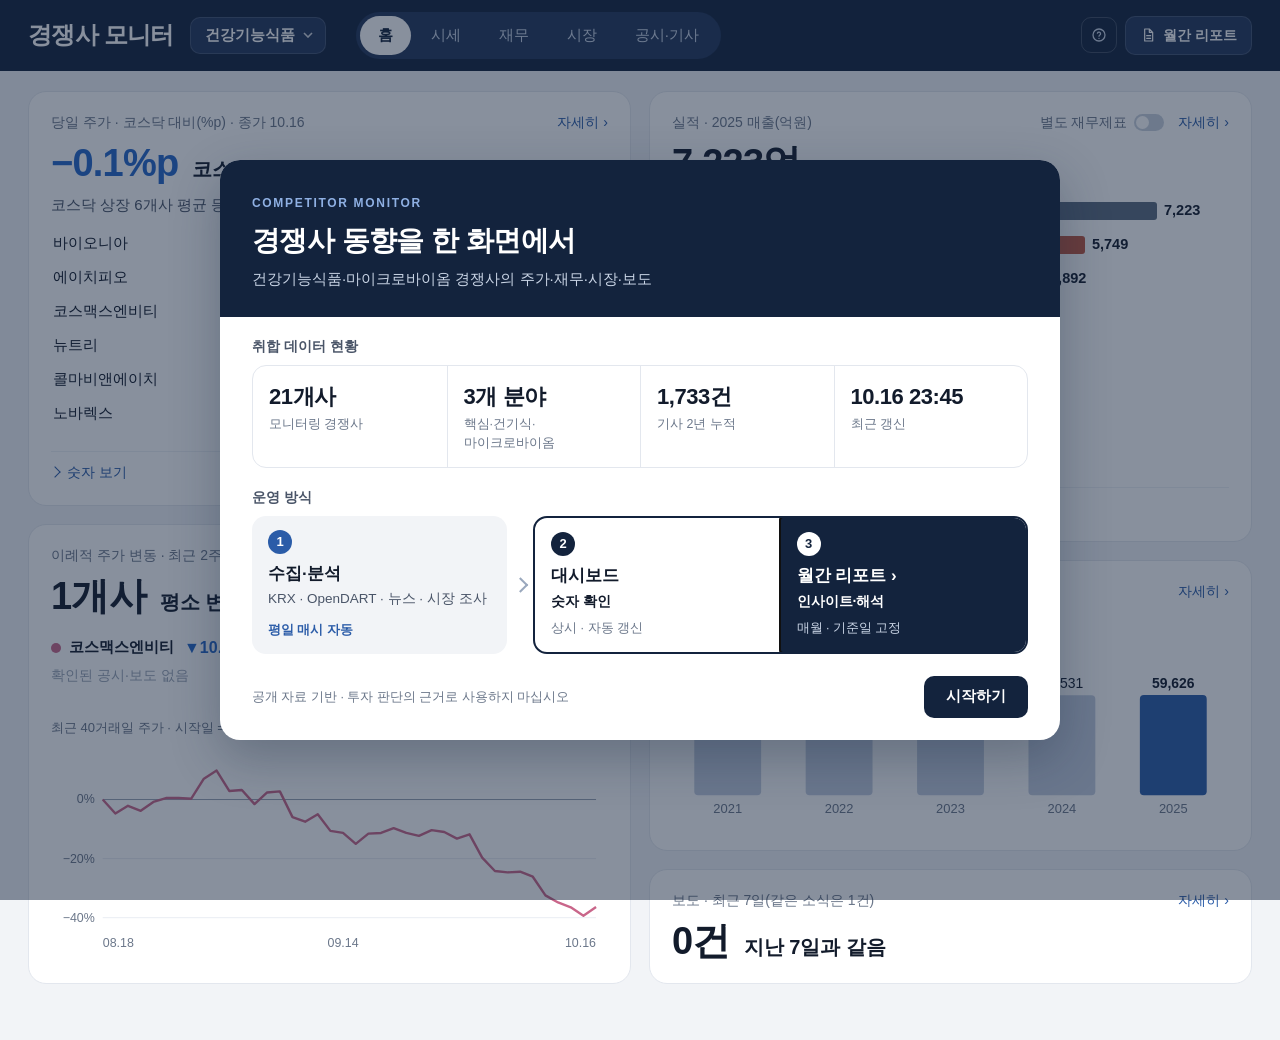
<file: index.html>
<!doctype html>
<html lang="ko">
<head>
<meta charset="utf-8">
<meta name="viewport" content="width=device-width, initial-scale=1">
<title>경쟁사 모니터</title>
<link rel="icon" type="image/svg+xml" href="favicon.svg">
<link rel="icon" type="image/png" sizes="32x32" href="favicon-32.png">
<link rel="apple-touch-icon" href="apple-touch-icon.png">
<link rel="stylesheet" href="assets/app.css?v=42">
</head>
<body>
<header id="hdr"></header>
<main id="main"></main>
<div id="tip" role="tooltip" hidden></div>
<dialog id="coPop" aria-labelledby="coPopTitle"><div id="coPopBody"></div></dialog>
<script src="assets/colors.js?v=21"></script>
<script src="assets/core.js?v=32"></script>
<script src="assets/summary.js?v=47"></script>
</body>
</html>
</file>
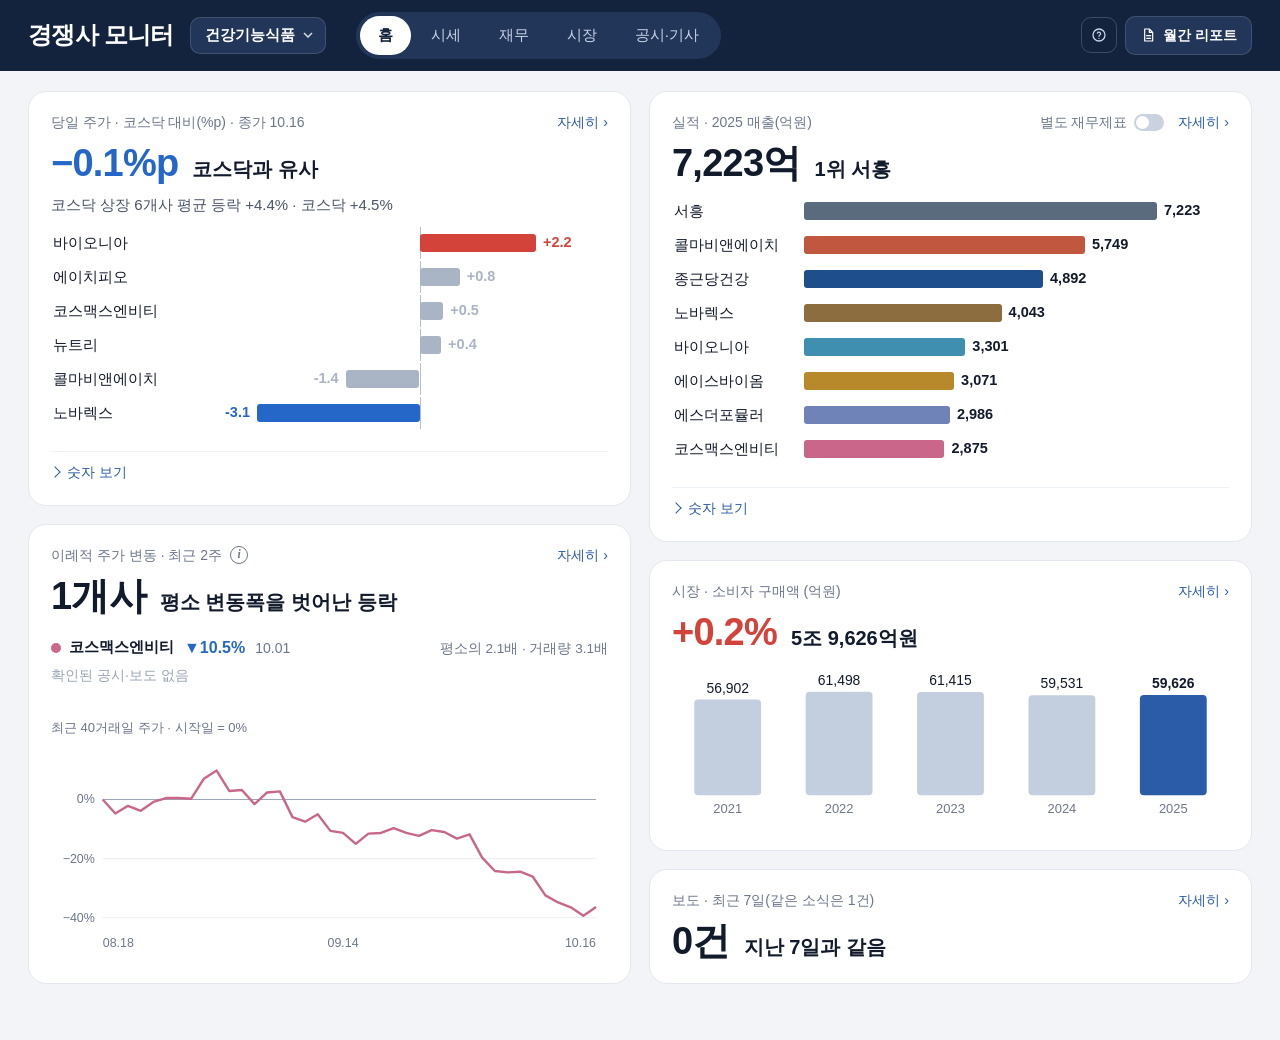
<file: detail/index.html>
<!doctype html>
<html lang="ko">
<head>
<meta charset="utf-8">
<meta name="viewport" content="width=device-width, initial-scale=1">
<title>경쟁사 모니터</title>
<script>
// 예전 상세 주소(/detail/) → 메인
location.replace("../");
</script>
</head>
<body><p style="font-family:sans-serif;padding:24px"><a href="../">경쟁사 모니터 열기</a></p></body>
</html>
</file>
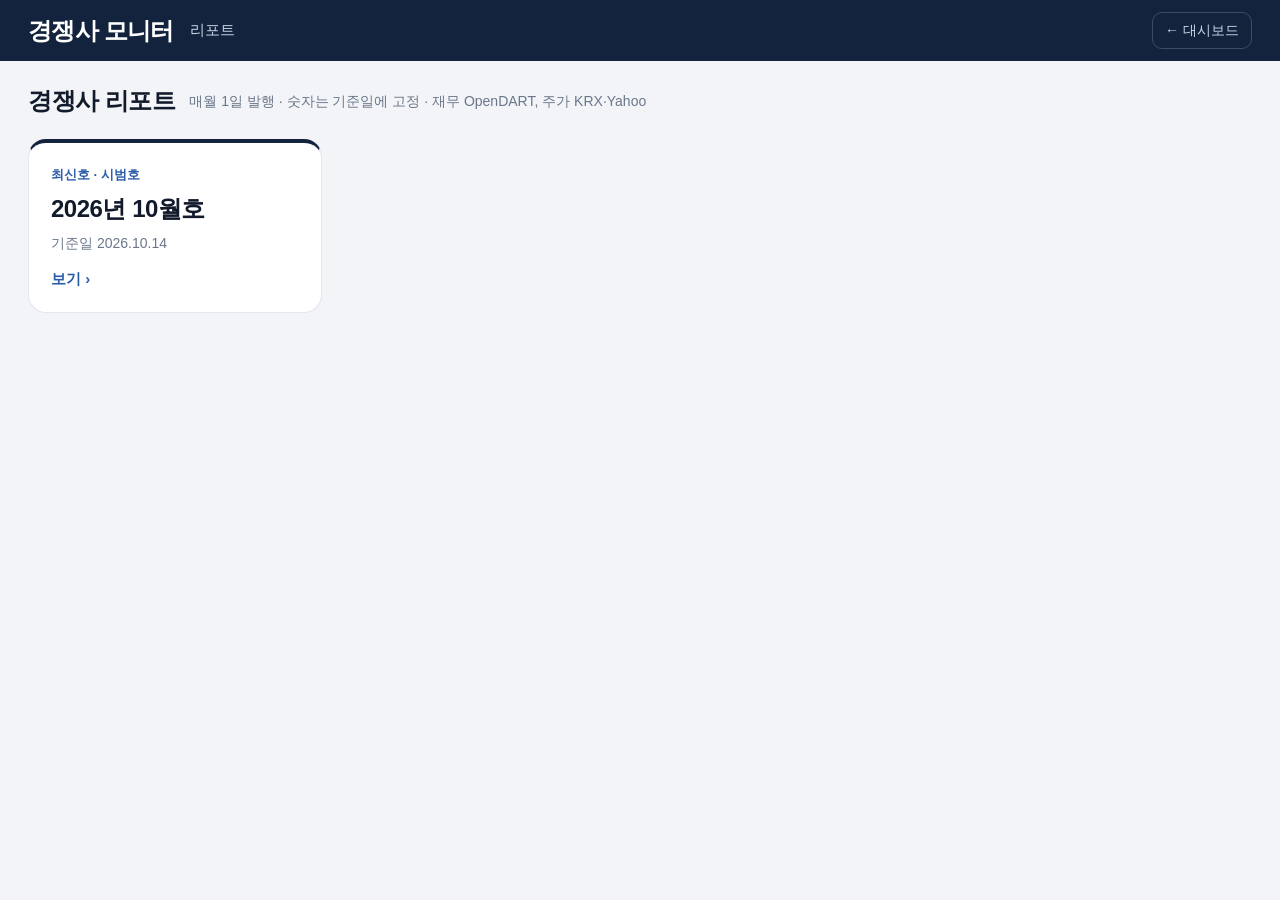
<file: report/index.html>
<!doctype html>
<html lang="ko">
<head>
<meta charset="utf-8">
<meta name="viewport" content="width=device-width, initial-scale=1">
<title>경쟁사 리포트</title>
<link rel="icon" type="image/svg+xml" href="../favicon.svg">
<link rel="icon" type="image/png" sizes="32x32" href="../favicon-32.png">
<link rel="apple-touch-icon" href="../apple-touch-icon.png">
<link rel="stylesheet" href="../assets/app.css?v=10">
<style>
  .rl{display:grid;grid-template-columns:repeat(auto-fill,minmax(260px,1fr));gap:16px}
  .ri{display:flex;flex-direction:column;gap:6px;padding:22px;border-top:4px solid var(--navy)}
  .ri .k{font-size:13px;font-weight:700;color:var(--accent)}
  .ri b{font-size:24px;letter-spacing:-.02em}
  .ri span{font-size:14px;color:var(--muted)}
  .ri .go{margin-top:8px;font-size:15px;font-weight:600;color:var(--accent)}
  a.ri:hover{border-color:#B9C6DA}
  .back{color:var(--navy-ink);font-size:14px;border:1px solid rgba(255,255,255,.18);border-radius:10px;padding:7px 12px}
</style>
</head>
<body>
<header><div class="hd"><a class="brand" href="../">경쟁사 모니터</a><span style="color:var(--navy-ink);font-size:15px">리포트</span><div class="hd-r" style="margin-left:auto"><a class="back" href="../">← 대시보드</a></div></div></header>
<main id="main">
  <div class="ph"><h1>경쟁사 리포트</h1><span class="m">매월 1일 발행 · 숫자는 기준일에 고정 · 재무 OpenDART, 주가 KRX·Yahoo</span></div>
  <div class="rl" id="list"><p class="empty">불러오는 중…</p></div>
</main>
<script>
"use strict";
const esc = s => String(s ?? "").replace(/[&<>"]/g, c => ({ "&": "&amp;", "<": "&lt;", ">": "&gt;", '"': "&quot;" }[c]));
fetch("../data/reports/index.json", { cache: "no-cache" }).then(r => r.json()).then(d => {
  const L = d.issues || [];
  document.getElementById("list").innerHTML = L.length ? L.map((x, i) => `<a class="card ri" href="issue.html?m=${esc(x.id)}">
    <span class="k">${i === 0 ? "최신호" : "지난 호"}${x.pilot ? " · 시범호" : ""}</span><b>${esc(x.title)}</b><span>기준일 ${esc(x.asOf.replace(/-/g, "."))}</span><span class="go">보기 ›</span></a>`).join("")
    : '<p class="empty">발행된 호가 없습니다</p>';
}).catch(() => { document.getElementById("list").innerHTML = '<p class="empty">목록을 불러오지 못했습니다</p>'; });
</script>
</body>
</html>
</file>
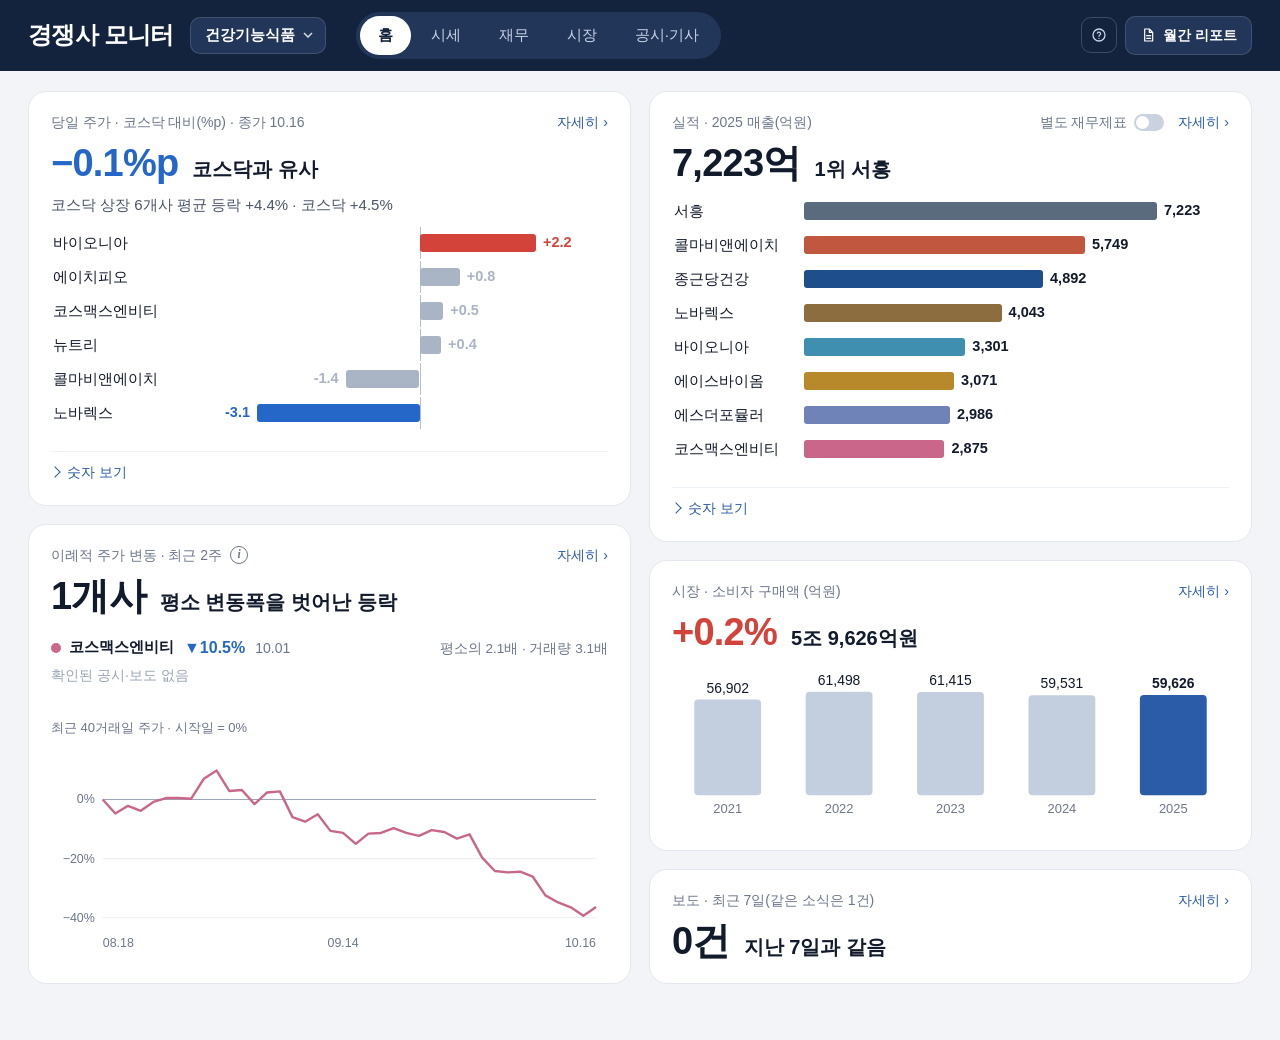
<file: summary/index.html>
<!doctype html>
<html lang="ko">
<head>
<meta charset="utf-8">
<meta name="viewport" content="width=device-width, initial-scale=1">
<title>경쟁사 모니터</title>
<script>
// 예전 Beta 주소(/summary/) → 메인
location.replace("../" + location.hash);
</script>
</head>
<body><p style="font-family:sans-serif;padding:24px"><a href="../">경쟁사 모니터 열기</a></p></body>
</html>
</file>
<file: assets/app.css>
/* 경쟁사 모니터 Beta(/summary/) 스타일 */
:root{
  --page:#F2F4F7; --surface:#FFFFFF; --line:#E3E7EE; --grid:#EEF1F6; --ink:#121B2B; --ink-2:#4A5568; --muted:#6B778A; --faint:#9AA5B5;
  --navy:#13233D; --navy-2:#22365A; --navy-ink:#C9D4E5; --accent:#2B5CA8; --up:#D3433A; --down:#2467C9; --tag:#EEF1F6;
}
*{box-sizing:border-box}
html{-webkit-text-size-adjust:100%}
body{margin:0;background:var(--page);color:var(--ink);font-family:'Pretendard','Noto Sans KR','Apple SD Gothic Neo','Malgun Gothic',sans-serif;font-size:16px;line-height:1.5;word-break:keep-all}
a{color:inherit;text-decoration:none}
button{font:inherit;color:inherit;cursor:pointer}
.up{color:var(--up)}.dn{color:var(--down)}.mu{color:var(--muted)}.dim{color:var(--faint)}

/* 헤더 */
header{background:var(--navy);color:#fff;padding:14px 28px}
.hd{max-width:1280px;margin:0 auto;display:flex;align-items:center;gap:12px 24px;flex-wrap:wrap}
.brand{font-size:21px;font-weight:700;letter-spacing:-.02em;white-space:nowrap}
.nav{display:flex;gap:2px;background:var(--navy-2);border-radius:999px;padding:4px;margin:0 auto}
.nav a{padding:8px 18px;border-radius:999px;color:var(--navy-ink);font-size:15px;white-space:nowrap}
.nav a[aria-current="page"]{background:#fff;color:var(--navy);font-weight:700}
.nav .ni,.nav .ns{display:none}
.hd-r{display:flex;gap:8px;align-items:center}
.sw{display:flex;background:var(--navy-2);border-radius:10px;padding:3px;gap:2px}
.sw a,.sw button{border:0;background:none;padding:7px 12px;border-radius:8px;color:var(--navy-ink);font-size:14px;white-space:nowrap}
.sw [aria-current="true"]{background:#fff;color:var(--navy);font-weight:700}
.view a{padding:7px 14px}

main{max-width:1280px;margin:0 auto;padding:20px 28px 56px;display:flex;flex-direction:column;gap:18px}
.fresh{font-size:14px;color:var(--muted);display:flex;flex-wrap:wrap;gap:6px 16px}
.fresh i{display:inline-block;width:8px;height:8px;border-radius:50%;margin-right:6px;vertical-align:1px}
.ph{display:flex;align-items:baseline;flex-wrap:wrap;gap:6px 14px}
.ph h1{margin:0;font-size:28px;letter-spacing:-.02em}
.ph .m{font-size:14px;color:var(--muted)}
.ph .r{margin-left:auto;display:flex;gap:8px;flex-wrap:wrap}
.seg{display:inline-flex;background:#E3E8EF;border-radius:8px;padding:2px;gap:2px}
.seg button{border:0;background:none;padding:6px 13px;border-radius:6px;font-size:14px;color:var(--ink-2)}
.seg button[aria-pressed="true"]{background:#fff;font-weight:700;color:var(--ink)}
.card{background:var(--surface);border:1px solid var(--line);border-radius:18px;padding:20px 22px;min-width:0}
.card h2{margin:0 0 14px;font-size:19px;letter-spacing:-.01em}
.card h2 small{font-weight:400;font-size:14px;color:var(--muted);margin-left:8px}
.g2{display:grid;grid-template-columns:repeat(2,minmax(0,1fr));gap:18px;align-items:start}
.g3{display:grid;grid-template-columns:repeat(3,minmax(0,1fr));gap:18px}
.g4{display:grid;grid-template-columns:repeat(4,minmax(0,1fr));gap:14px}
.col{display:flex;flex-direction:column;gap:18px;min-width:0}
.more{font-size:14.5px;color:var(--accent)}
.right{text-align:right}
.note{font-size:13px;color:var(--faint);margin:10px 0 0}
.empty{color:var(--faint);padding:24px 0;text-align:center}
.dot{display:inline-block;width:10px;height:10px;border-radius:50%;flex:none}
.co{display:inline-flex;align-items:center;gap:8px;font-weight:600}
.tag{display:inline-block;font-size:12.5px;background:var(--tag);border-radius:999px;padding:2px 9px;color:var(--ink-2);white-space:nowrap}
.est{font-size:11px;font-weight:700;color:#7A5A12;background:#F3EAD7;border-radius:3px;padding:1px 5px;margin-left:6px}
.new{display:inline-block;width:8px;height:8px;border-radius:50%;background:var(--up);margin-left:8px;vertical-align:1px}
svg text{font-family:inherit}

/* 요약: 인사이트 카드 */
.ic{display:flex;flex-direction:column;gap:10px}
.ic .meta{font-size:14px;color:var(--muted);display:flex;justify-content:space-between;align-items:baseline;gap:10px}
.ic .meta .more{font-size:14px;white-space:nowrap}
.ic .big{display:flex;align-items:baseline;gap:6px 14px;flex-wrap:wrap}
.ic .big b{font-size:38px;letter-spacing:-.02em;line-height:1.1}
.ic .big span{font-size:20px;font-weight:700;line-height:1.35}
.ic .sub{font-size:15px;color:var(--ink-2)}
a.card:hover{border-color:#C9D2DF}

/* 상세: 인사이트 카드 */
.dc{display:grid;grid-template-columns:120px minmax(0,1fr);gap:16px;align-items:center}
.dc .n{font-size:26px;font-weight:700;letter-spacing:-.02em}
.dc .meta{font-size:13px;color:var(--muted)}
.dc .h{font-size:17px;font-weight:700;margin:2px 0}
.dc .s{font-size:14px;color:var(--ink-2)}
.ai{background:var(--navy);color:#fff;border:0}
.ai .meta{color:#B9A8F0}.ai .s{color:#C9D4E5}

/* 표 */
.tw{overflow-x:auto}
table{width:100%;border-collapse:collapse;font-variant-numeric:tabular-nums;font-size:15px}
th{font-size:13px;font-weight:700;color:var(--ink-2);text-align:right;padding:8px 10px;border-bottom:1px solid #D9DFE8;white-space:nowrap;vertical-align:bottom}
th small{display:block;font-weight:400;color:var(--muted)}
td{text-align:right;padding:10px;border-bottom:1px solid var(--grid);white-space:nowrap}
th:first-child,td:first-child{text-align:left}
td small{display:block;font-size:12.5px;color:var(--muted)}
td.l,th.l{text-align:left}
tr.avg td{background:#EEF2F8;font-weight:700}
tr.sub td{background:#FAFBFC;color:var(--ink-2);font-size:14px}
tr.grp td{background:#F6F8FB;font-size:13px;font-weight:700;color:var(--ink-2);padding:7px 10px}
td.wrap{white-space:normal;text-align:left}
th[data-k]{cursor:pointer}

.nrow{display:grid;grid-template-columns:62px 160px minmax(0,1fr);gap:14px;align-items:center;padding:13px 0;border-top:1px solid var(--grid);font-size:16.5px;min-width:0}

.prow{display:grid;grid-template-columns:150px minmax(0,1fr) 170px;gap:12px;padding:10px 0;border-top:1px solid var(--grid);font-size:15.5px;min-width:0}
.prow > span:last-child{text-align:right}


/* 숫자 확인: 그래프 위 투명 칸, 떠 있는 상자 */
.hit{fill:transparent;cursor:pointer}
.hit:hover,.hit.on{fill:rgba(43,92,168,.07)}
circle.pt{cursor:pointer}circle.pt.on{stroke:var(--ink);stroke-width:2}
[data-tip]{cursor:pointer}
#tip{position:fixed;z-index:50;pointer-events:none;background:var(--navy);color:#fff;border-radius:10px;padding:9px 12px;font-size:13.5px;line-height:1.45;min-width:150px;max-width:min(320px,calc(100vw - 16px));box-shadow:0 6px 18px rgba(19,35,61,.25);font-variant-numeric:tabular-nums}
#tip[hidden]{display:none}
#tip .tt{display:block;font-size:14px;margin-bottom:3px}
#tip .tr{display:flex;justify-content:space-between;gap:14px}
#tip .tr span{color:var(--navy-ink)}
#tip .tr b{font-weight:700;white-space:nowrap}
.hint{margin:-6px 0 0;font-size:13.5px;color:var(--faint)}
/* 카드 아래 펼치는 숫자 표 */
.fold{margin-top:12px;border-top:1px solid var(--grid);padding-top:8px}
.fold summary{cursor:pointer;font-size:14px;color:var(--accent);list-style:none;display:flex;align-items:center;gap:6px;padding:2px 0;width:fit-content;max-width:100%}
.fold summary::-webkit-details-marker{display:none}
.fold summary::before{content:"";width:7px;height:7px;border-right:1.6px solid currentColor;border-bottom:1.6px solid currentColor;transform:rotate(-45deg);transition:transform .15s;margin-right:2px}
.fold[open] summary::before{transform:rotate(45deg)}
.fold-b{margin-top:8px}
.fold table{font-size:14px}
.fold td a{color:var(--ink)}
.wrapcells td:last-child{white-space:normal;text-align:left;min-width:240px}

/* 헤더 오른쪽: 경쟁사 실적 리포트 */
.rep{display:inline-flex;align-items:center;gap:7px;padding:8px 14px;border-radius:10px;background:var(--navy-2);color:#fff;font-size:14px;font-weight:600;white-space:nowrap;border:1px solid rgba(255,255,255,.14)}
.rep:hover{background:#2C4470}
.rep .rs{display:none}
.fresh .fr{margin-left:auto;display:inline-flex;align-items:center;gap:16px}
.fsb{display:inline-flex;align-items:center;gap:7px;padding:0;background:none;border:0;color:var(--muted);font-size:14px;white-space:nowrap;cursor:pointer}
.fsb i{width:30px;height:17px;border-radius:999px;background:#C9D2DE;position:relative;flex:none;transition:background .15s}
.fsb i::after{content:"";position:absolute;left:2px;top:2px;width:13px;height:13px;border-radius:50%;background:#fff;transition:left .15s}
.fsb[aria-pressed="true"]{color:var(--ink);font-weight:700}
.fsb[aria-pressed="true"] i{background:var(--accent)}
.fsb[aria-pressed="true"] i::after{left:15px}

/* 회사 이름 = 버튼(약식 PL) */
.cob{border:0;background:none;padding:0;text-align:left;font:inherit;color:inherit;cursor:pointer}
.cob:hover{color:var(--accent)}
.cob .cob-h{font-size:13px;font-weight:400;color:var(--accent);margin-left:auto}
button.co{font-weight:600}
/* 회사 약식 PL 창 */
#coPop{border:0;border-radius:18px;padding:0;width:min(1000px,calc(100vw - 32px));max-height:calc(100vh - 48px);color:var(--ink);background:var(--surface);box-shadow:0 18px 50px rgba(19,35,61,.3)}
#coPop::backdrop{background:rgba(19,35,61,.45)}
#coPopBody{padding:22px 26px 10px}
.cp-head{display:flex;justify-content:space-between;gap:16px;align-items:flex-start;border-bottom:3px solid var(--cc);padding-bottom:14px;margin-bottom:18px}
.cp-head h2{font-size:24px;display:flex;align-items:center;gap:10px;flex-wrap:wrap;margin:0}
.cp-head h2 i{width:12px;height:12px;border-radius:50%;background:var(--cc);display:inline-block}
.cp-meta{display:flex;flex-wrap:wrap;gap:4px 16px;margin-top:8px;color:var(--ink-2);font-size:14.5px}
.cp-meta b{color:var(--ink)}.cp-meta a{text-decoration:underline;text-decoration-color:var(--line)}
.cp-x{border:1px solid var(--line);background:var(--surface);border-radius:8px;width:36px;height:36px;font-size:18px;flex:none;color:var(--ink-2)}
.cp-kpis{display:grid;grid-template-columns:repeat(4,minmax(0,1fr));gap:10px;margin-bottom:20px}
.cp-kpi{border:1px solid var(--line);border-radius:10px;padding:12px 14px}
.cp-kpi .l{font-size:14px;color:var(--ink-2)}
.cp-kpi .v{font-size:26px;font-weight:700;letter-spacing:-.02em;margin:2px 0 4px;font-variant-numeric:tabular-nums}
.cp-kpi .c{font-size:13.5px;color:var(--ink-2)}
.cp-seg{display:flex;flex-wrap:wrap;gap:6px;margin:-6px 0 20px}
.cp-seg > span{white-space:nowrap;border:1px solid var(--line);border-radius:8px;padding:6px 10px;font-size:14px;color:var(--ink-2)}
.cp-seg > span.main{border-color:var(--cc);color:var(--ink)}
.cp-sec{margin:0 0 22px}
.cp-sec h3{font-size:17px;margin:0 0 10px;display:flex;align-items:baseline;gap:10px;flex-wrap:wrap}
.cp-sec h3 small{font-size:13px;color:var(--muted);font-weight:400}
.cp-tw{overflow-x:auto}
.cp-pl th,.cp-pl td{padding:8px 10px}
.cp-pl th small{display:block;font-weight:400}
.cp-pl td.l{text-align:left;font-weight:600}
.cp-pl tr.sub td.l{font-weight:400;color:var(--ink-2);padding-left:24px}
.cp-pl tr.sub td{font-size:14.5px;color:var(--ink-2)}
.cp-pl tr.key td{background:var(--page)}
.cp-pl tr.pct td{padding-top:0;color:var(--ink-2);font-size:14.5px}
.cp-pl tr.key + tr.pct td{background:var(--page)}
.cp-pl tr:has(+ tr.pct) td{border-bottom:0;padding-bottom:2px}
.cp-pl td.avg,.cp-pl th.avg{color:var(--ink-2);border-left:1px solid var(--line)}
.cp-n{display:grid;grid-template-columns:48px auto minmax(0,1fr);gap:10px;align-items:baseline;padding:9px 0;border-top:1px solid var(--grid);font-size:15px}
.cp-n:hover span:last-child{text-decoration:underline}

/* 최근 공시/기사 */
.flt{display:flex;flex-wrap:wrap;gap:8px;align-items:center;margin:0 0 10px}
.flt select{font:inherit;font-size:14px;padding:6px 10px;border:1px solid var(--line);border-radius:8px;background:var(--surface);color:var(--ink);max-width:200px}
.linkbtn{border:0;background:none;padding:4px 6px;font-size:14.5px}
.morebtn{border:1px solid var(--line);background:var(--surface);border-radius:999px;padding:8px 18px;font-size:14px;color:var(--accent)}
.tag.new-t{background:#FBE7E5;color:var(--up);font-weight:700;font-size:11px;margin-left:6px;padding:1px 6px}
.chip{display:inline-block;border:1px solid var(--line);border-radius:999px;padding:3px 10px;font-size:13.5px;color:var(--accent);white-space:nowrap}
.chip small{color:var(--muted);margin-left:2px}
.chip:hover{border-color:var(--accent)}
.dgrid{table-layout:fixed;min-width:560px}
.dgrid th,.dgrid td{text-align:center}
.dgrid th:first-child,.dgrid td:first-child{text-align:left;width:30%}
.disc th,.disc td{text-align:left}.disc .dgrid th:not(:first-child),.disc .dgrid td:not(:first-child){text-align:center}
.disc td a{color:var(--ink)}.disc td a:hover{text-decoration:underline}
/* 기업가치 */
.big1{display:flex;align-items:baseline;gap:10px;margin:-4px 0 10px}.big1 b{font-size:30px;letter-spacing:-.02em}.big1 span{font-size:15px;color:var(--muted)}
td .est{font-size:11px;font-weight:700;color:#7A5A12;background:#F3EAD7;border-radius:3px;padding:1px 5px;margin:0 4px 0 0}

/* 관리자 모드 (브랜드명 길게 누르기) */
.brand{-webkit-touch-callout:none;user-select:none;-webkit-user-select:none}
#adm{border:0;border-radius:18px;padding:0;width:min(860px,calc(100vw - 32px));max-height:calc(100vh - 48px);color:var(--ink);background:var(--surface);box-shadow:0 18px 50px rgba(19,35,61,.3)}
#adm::backdrop{background:rgba(19,35,61,.45)}
.adm-in{padding:20px 24px 22px}
.adm-hd{display:flex;justify-content:space-between;align-items:center;margin-bottom:14px}
.adm-hd h2{margin:0;font-size:21px}
#adm h3{font-size:16px;margin:18px 0 8px}#adm h3 small{font-size:13px;font-weight:400;color:var(--muted);margin-left:8px}
.adm-tool{display:flex;flex-wrap:wrap;gap:8px;align-items:center;margin:0 0 10px}
.adm-tool input{font:inherit;font-size:14px;padding:6px 10px;border:1px solid var(--line);border-radius:8px}
.cap-grid{display:grid;grid-template-columns:repeat(auto-fit,minmax(260px,1fr));gap:12px}
.cap-sec{border:1px solid var(--line);border-radius:10px;overflow:hidden}
.cap-sec h3{margin:0 !important;padding:8px 12px;font-size:14px !important;background:var(--tag)}
.cap-sec td{padding:7px 12px;font-size:14px}.cap-sec tr:last-child td{border-bottom:0}
#admList{width:100%;font:inherit;font-size:14px;padding:8px;border:1px solid var(--line);border-radius:8px;margin-bottom:8px}

/* 휴대폰 */
@media (max-width:760px){
  header{padding:12px 14px}
  .hd{gap:10px}
  .brand{font-size:20px}
  .hd-r{margin-left:auto}
  /* 아래 떠 있는 알약 메뉴 */
  .nav{position:fixed;left:12px;right:12px;bottom:calc(14px + env(safe-area-inset-bottom));z-index:20;margin:0;display:grid;grid-template-columns:repeat(5,minmax(0,1fr));gap:2px;background:var(--navy);border-radius:24px;padding:6px;box-shadow:0 6px 20px rgba(19,35,61,.28)}
  .nav a{display:flex;flex-direction:column;align-items:center;gap:2px;padding:7px 0;border-radius:18px;color:#A9B8CF;font-size:11.5px}
  .nav a[aria-current="page"]{background:#2B3F60;color:#fff}
  .nav .ni{display:block;width:21px;height:21px}.nav .nl{display:none}.nav .ns{display:block}
  main{padding-bottom:110px !important}
  .fsw{order:4;width:100%}
  .fsw a,.fsw button{flex:1;text-align:center;font-size:13px;padding:7px 4px}
  .view a{padding:6px 10px;font-size:13px}
  main{padding:14px 14px 40px;gap:14px}
  .g2,.g3{grid-template-columns:minmax(0,1fr)}
  .g4{grid-template-columns:repeat(2,minmax(0,1fr))}
  .prow{grid-template-columns:minmax(0,1fr) auto;gap:2px 10px;font-size:14.5px}.prow > span:nth-child(2){grid-column:1/-1;grid-row:2}
  .nrow{grid-template-columns:auto minmax(0,1fr);gap:4px 10px;font-size:15px}.nrow > span:last-child{grid-column:1/-1}
  .card{padding:16px;border-radius:16px}
  .card h2{font-size:17px}
  .ph h1{font-size:23px}
  .ph .r{margin-left:0}
  .ic .big b{font-size:32px}.ic .big span{font-size:17px}
  .dc{grid-template-columns:92px minmax(0,1fr);gap:12px}.dc .n{font-size:21px}.dc .h{font-size:15.5px}
  /* 표 → 회사별 카드 */
  .tw:not(.keep) table,.tw:not(.keep) tbody{display:block}
  .tw:not(.keep) thead{display:none}
  .tw:not(.keep) tbody tr{display:grid;grid-template-columns:repeat(2,minmax(0,1fr));gap:3px 14px;padding:11px 2px;border-bottom:1px solid var(--grid)}
  .tw:not(.keep) tbody td{display:flex;justify-content:space-between;align-items:baseline;gap:6px;padding:0;border:0;white-space:normal;font-size:14px;min-width:0}
  .tw:not(.keep) tbody td::before{content:attr(data-l);color:var(--muted);font-size:12.5px;text-align:left;flex:0 1 auto;min-width:0}
  .tw:not(.keep) tbody td:first-child,.tw:not(.keep) tbody td[colspan],.tw:not(.keep) tbody td.full{grid-column:1/-1;justify-content:flex-start;font-size:15.5px}
  .tw:not(.keep) tbody td:first-child::before,.tw:not(.keep) tbody td[colspan]::before,.tw:not(.keep) tbody td.full::before,.tw:not(.keep) tbody td[data-l=""]::before{display:none}
  .tw:not(.keep) tbody td small{display:inline;margin-left:6px}
  .tw:not(.keep) tbody td > b,.tw:not(.keep) tbody td > span:not(.co){white-space:nowrap}
  .tw:not(.keep) tbody td::before{white-space:nowrap;overflow:hidden;text-overflow:ellipsis;max-width:55%}
  .tw:not(.keep) tbody td.l:has(svg){display:none}
  .tw:not(.keep) tbody td:first-child small{display:block;margin:2px 0 0}
  .tw:not(.keep) tbody tr.avg{background:#EEF2F8;border-radius:8px;padding:10px}
  .tw:not(.keep) tbody tr.avg td{background:none}
  .tw:not(.keep) tbody tr.grp{display:block;padding:6px 8px;background:#F6F8FB}
  .tw:not(.keep) tbody tr.grp td{background:none}
  .flt select{flex:1 1 40%;max-width:none}
  .flt .seg{width:100%}.flt .seg button{flex:1}
  .dgrid th:first-child,.dgrid td:first-child{width:104px}
  .disc .tw:not(.keep) tbody td:last-child{grid-column:1/-1;font-size:15px}.disc .tw:not(.keep) tbody td:last-child::before{display:none}
  .disc .tw:not(.keep) tbody td small{display:inline;margin-left:6px}
  .rep{padding:7px 11px;font-size:13px}.rep .rl{display:none}.rep .rs{display:inline}
  #coPop{width:100vw;max-width:100vw;max-height:100%;height:100%;border-radius:0;margin:0}
  #coPopBody{padding:16px 14px 40px}
  .cp-head h2{font-size:20px}
  .cp-kpis{grid-template-columns:repeat(2,minmax(0,1fr));gap:8px}
  .cp-kpi{padding:10px 12px}.cp-kpi .v{font-size:21px}.cp-kpi .c{font-size:12.5px}
  .cp-pl{font-size:13.5px}.cp-pl th,.cp-pl td{padding:7px 6px}
  .cp-n{grid-template-columns:auto minmax(0,1fr);font-size:14px}.cp-n span:last-child{grid-column:1/-1}
  .wrapcells td:last-child{min-width:0}
  .fold summary{font-size:14.5px;padding:6px 0}
}
/* 재무 회사 카드: 누르면 약식 PL */
.fcard{cursor:pointer;transition:border-color .15s,box-shadow .15s}
.fcard:hover{border-color:#B9C6DA;box-shadow:0 2px 10px rgba(19,35,61,.06)}
.fcard:focus-visible{outline:2px solid var(--accent);outline-offset:2px}

/* 재무: 분기 자료 없는 카드, 판관비 표 */
.qempty{display:flex;align-items:center;justify-content:center;min-height:190px;color:var(--muted);font-size:15px}
.sga-t{margin-top:14px}
.sga-t td small,.sga-t th small{display:block;font-size:13px;font-weight:400;color:var(--muted)}
@media (max-width:760px){
  .qempty{min-height:56px}
  .sga-t .tw:not(.keep) tbody tr{grid-template-columns:minmax(0,1fr)}
  .sga-t .tw:not(.keep) tbody td::before{max-width:none}
  .sga-t .tw:not(.keep) tbody td small{display:inline;margin-left:8px}
}
.sga-t .sv small{display:block}
@media (max-width:760px){ .sga-t .sv small{display:inline;margin-left:8px} }

/* 약식 PL: 매출 100원의 쓰임 */
.cs{display:grid;gap:8px}
.cs-row{display:grid;grid-template-columns:44px minmax(0,1fr) 82px;gap:10px;align-items:center;font-size:14px}
.cs-y{color:var(--muted)}
.cs-row > b{text-align:right;font-size:14px}
.cs-h{margin-bottom:-4px}.cs-h > b{font-size:13px;font-weight:600;color:var(--muted)}
.cs-bar{position:relative;display:flex;height:26px;border-radius:4px;overflow:hidden;background:var(--tag)}
.cs-bar.over::after{content:"";position:absolute;left:var(--h);top:-2px;bottom:-2px;border-left:1.5px dashed var(--ink);opacity:.55}
.cs-bar i{display:flex;align-items:center;justify-content:center;font-style:normal;font-size:12.5px;font-weight:700;color:#fff;min-width:0;overflow:hidden;white-space:nowrap;cursor:pointer}
.cs-lg{display:flex;flex-wrap:wrap;gap:4px 14px;font-size:13px;color:var(--ink-2);margin:2px 0 0 54px}
.cs-lg i{display:inline-block;width:9px;height:9px;border-radius:2px;margin-right:5px;vertical-align:0}
@media (max-width:760px){ .cs-row{grid-template-columns:38px minmax(0,1fr) 70px;gap:6px} .cs-lg{margin-left:0} }

/* 가로 막대(HTML) */
.hb{display:grid;gap:2px;max-width:640px;font-size:15px;position:relative}
.hb-r,.hb-rr{display:grid;grid-template-columns:var(--lab) minmax(0,1fr);align-items:center;gap:12px;min-height:32px;border-radius:6px}
.hb-r:hover,.hb-r.on{background:rgba(43,92,168,.06)}
.hb-l{white-space:nowrap;overflow:hidden;text-overflow:ellipsis;padding-left:2px}
.hb-t{position:relative;height:18px;margin-right:72px}
.hb.neg .hb-t{margin-left:64px}
.hb.neg .hb-t::before{content:"";position:absolute;left:var(--z);top:-7px;bottom:-7px;border-left:1px solid #B4BFCF}
.hb-b{position:absolute;top:0;bottom:0;border-radius:3px}
.hb-v{position:absolute;top:50%;transform:translateY(-50%);font-size:14.5px;font-weight:700;white-space:nowrap;font-variant-numeric:tabular-nums}
.hb.hbdot .hb-t::after{content:"";position:absolute;left:0;right:0;top:50%;border-top:1px solid var(--grid)}
.hb-d{position:absolute;top:50%;width:13px;height:13px;border-radius:50%;transform:translate(-50%,-50%);z-index:1;box-shadow:0 0 0 2px var(--surface)}
.hb-rr{min-height:20px}
.hb-ref{position:absolute;top:-2px;transform:translateX(-50%);font-size:12.5px;color:var(--muted);white-space:nowrap}
.hb-ref em{font-style:normal}
.hb-ref::before{content:"";position:absolute;left:50%;bottom:100%;height:var(--refh,200px);border-left:1.5px dashed #8C98AB}
@media (max-width:760px){ .hb{font-size:14px;max-width:none} .hb-r{gap:8px;--lab:96px !important} .hb-t{margin-right:58px} .hb.neg .hb-t{margin-left:50px} }

/* 넓은 화면 2단: 그래프 | 표 */
.split{display:grid;grid-template-columns:minmax(0,5fr) minmax(0,7fr);gap:32px;align-items:start}
.split.wide{grid-template-columns:minmax(0,4fr) minmax(0,8fr)}
.split .sp-r .tw{margin-top:0}
.split .sga-t{margin-top:0}
@media (max-width:1180px){ .split,.split.wide{grid-template-columns:minmax(0,1fr);gap:16px} .split .sp-l .hb{max-width:640px} }
.hb.stk .hb-b{border-radius:0}.hb.stk .hb-b:first-child{border-radius:3px 0 0 3px}
/* 표 안 작은 막대 */
.mb2{display:inline-flex;align-items:center;gap:10px;justify-content:flex-end}
.mbt{position:relative;width:110px;height:10px;background:var(--grid);border-radius:3px;flex:none}
.mbt i{position:absolute;top:0;bottom:0;border-radius:3px}
.mbt i.p{left:50%;background:var(--up)}.mbt i.n{right:50%;background:var(--down)}
.mbt:not(.cap)::after{content:"";position:absolute;left:50%;top:-3px;bottom:-3px;border-left:1px solid #B4BFCF}
.mbt.cap i{left:0}
.mb2 b{min-width:64px;text-align:right;font-variant-numeric:tabular-nums}
@media (max-width:760px){ .mbt{width:64px} .mb2 b{min-width:0} }
.val-t td:first-child{white-space:normal}.val-t td:first-child small{max-width:300px}
.hb.hbdot .hb-v{background:var(--surface);padding:0 3px;z-index:2}
.sig-t td:last-child{min-width:150px}.sig-t td,.sig-t th{padding-left:6px;padding-right:6px}
/* 홈: 웹에서 좌우 열의 끝을 맞춤(짧은 열의 마지막 카드가 늘어남) */
.g2.home{align-items:stretch}
.g2.home > .col{display:flex;flex-direction:column}
.g2.home > .col > .card:last-child{flex:1 1 auto}
.g2.home.measure > .col > .card:last-child{flex:none}

/* 이용 안내 */
.ib{border:0;background:none;padding:0;color:var(--accent);font-size:14px;cursor:pointer}
#intro{border:0;border-radius:20px;padding:0;width:min(840px,calc(100vw - 32px));max-height:calc(100vh - 48px);color:var(--ink);background:var(--surface);box-shadow:0 18px 50px rgba(19,35,61,.3);overflow:auto}
#intro::backdrop{background:rgba(19,35,61,.5)}
.in-hero{background:var(--navy);color:#fff;padding:30px 32px 26px}
.in-k{font-size:12px;font-weight:700;letter-spacing:.14em;color:#8FB0E3}
.in-hero h2{margin:6px 0 6px;font-size:28px;letter-spacing:-.02em}
.in-hero p{margin:0;font-size:15px;color:var(--navy-ink)}
.in-in{padding:20px 32px 22px}
.in-sh{margin:0 0 8px;font-size:13.5px;font-weight:700;color:var(--ink-2)}
.in-st{display:grid;grid-template-columns:repeat(4,minmax(0,1fr));border:1px solid var(--line);border-radius:14px;margin:0 0 20px}
.in-st > div{padding:14px 16px;display:flex;flex-direction:column;gap:2px;min-width:0}
.in-st > div + div{border-left:1px solid var(--line)}
.in-st b{font-size:22px;letter-spacing:-.02em;white-space:nowrap}
.in-st span{font-size:12.5px;color:var(--muted)}
.in-fl{display:flex;align-items:stretch;gap:0;margin:0 0 22px}
.in-f{flex:1;min-width:0;background:var(--page);border-radius:14px;padding:14px 16px;display:flex;flex-direction:column;gap:3px}
.in-f i{font-style:normal;width:24px;height:24px;border-radius:50%;background:var(--accent);color:#fff;font-size:13px;font-weight:700;display:flex;align-items:center;justify-content:center;margin-bottom:4px}
.in-f b{font-size:17px}
.in-f span{font-size:13.5px;color:var(--ink-2);line-height:1.45}
.in-f em{font-style:normal;font-size:12.5px;color:var(--accent);font-weight:600;margin-top:auto;padding-top:4px}
.in-ar{flex:none;width:26px;position:relative}
.in-out{flex:2.2;min-width:0;display:grid;grid-template-columns:1fr 1fr;border:2px solid var(--navy);border-radius:14px;overflow:hidden}
.in-o{padding:14px 16px;display:flex;flex-direction:column;gap:3px;min-width:0;color:inherit}
.in-o i{font-style:normal;width:24px;height:24px;border-radius:50%;background:var(--navy);color:#fff;font-size:13px;font-weight:700;display:flex;align-items:center;justify-content:center;margin-bottom:4px}
.in-o b{font-size:17px;white-space:nowrap}.in-o span{font-size:14px;font-weight:600;color:var(--ink)}
.in-o em{font-style:normal;font-size:12.5px;color:var(--muted);margin-top:auto;padding-top:4px}
.in-o.rp{background:var(--navy);color:#fff;text-decoration:none}
.in-o.rp i{background:#fff;color:var(--navy)}.in-o.rp span{color:#fff}.in-o.rp em{color:var(--navy-ink)}
.in-o.rp:hover{background:#22365A}
.in-ar::after{content:"";position:absolute;top:50%;left:8px;width:9px;height:9px;border-top:2px solid #9AA8BD;border-right:2px solid #9AA8BD;transform:translateY(-50%) rotate(45deg)}
.in-foot{display:flex;justify-content:space-between;align-items:center;gap:12px;flex-wrap:wrap}
.in-foot small{color:var(--muted);font-size:12.5px}
.in-go{border:0;background:var(--navy);color:#fff;border-radius:10px;padding:10px 22px;font-weight:700;font-size:14.5px;cursor:pointer}
@media (max-width:760px){
  .in-hero{padding:22px 20px 18px}.in-hero h2{font-size:22px}.in-in{padding:16px 20px 18px}
  .in-st{grid-template-columns:repeat(2,minmax(0,1fr))}.in-st > div:nth-child(3){border-left:0}.in-st > div:nth-child(n+3){border-top:1px solid var(--line)}
  .in-st b{font-size:19px}
  .in-fl{flex-direction:column}.in-out{flex:none}.in-ar{width:auto;height:18px}.in-ar::after{left:50%;top:2px;transform:translateX(-50%) rotate(135deg)}
}
/* 판관비 히트맵: 셀 = 매출액 대비 비중, 색 진하기 = 열 안 상대 크기 */
.hmt th{white-space:nowrap}
.hmt th:not(:first-child),.hmt td:not(:first-child){text-align:center}
.hmt td{padding-top:4px;padding-bottom:4px}
.hm{display:block;width:100%;min-width:64px;border:0;border-radius:6px;padding:7px 6px;font:inherit;font-size:14px;color:var(--ink);cursor:pointer;font-variant-numeric:tabular-nums}
.hm[data-b]{font-weight:700}
.hm:hover,.hm:focus-visible{outline:2px solid #2B5CA8;outline-offset:-2px}
.hmt td small{display:block;font-size:13px;font-weight:400;color:var(--muted)}
@media (max-width:760px){
  .hmt .tw:not(.keep) tbody td{align-items:center}
  .hmt .hm{width:auto;min-width:54px;padding:4px 6px;font-size:13.5px}
  .hmt .tw:not(.keep) tbody tr{gap:3px 10px}
  .hmt .tw:not(.keep) tbody td::before{font-size:12.5px;letter-spacing:-.02em}
  .hmt td small{display:inline;margin-left:6px}
}
/* 히트맵·광고비 효율 표: 회사 열 고정, 나머지 열 같은 너비 */
@media (min-width:761px){
  .hmt table{table-layout:fixed;width:100%}
  .hmt th:first-child,.hmt td:first-child{width:170px}
  .hmt th{white-space:nowrap;letter-spacing:-.03em;font-size:13.5px}
}
/* 연구개발 투자 회수 표: 회수율 칸 막대 · 모바일에서 회수율 한 줄 */
.rdt td a{white-space:nowrap}
@media (max-width:760px){ .rdt .tw:not(.keep) tbody td:nth-child(6){grid-column:1/-1} }
/* 칸 안 막대(광고비 효율·연구개발 회수): 값은 막대 끝에 바로 붙임, 막대 길이 = --f × 최대 길이 */
.adt small.in{display:inline;margin-left:4px}
.ib2{display:inline-flex;align-items:center;gap:8px;white-space:nowrap}
.ib2 i{display:block;height:12px;border-radius:3px;flex:0 0 auto;width:calc(var(--f,0) * 150px);min-width:2px}
@media (min-width:761px){
  .adt:not(.rdt) th:nth-child(5),.adt:not(.rdt) td:nth-child(5),.rdt th:nth-child(6),.rdt td:nth-child(6){text-align:left!important;padding-left:16px}
  .adt:not(.rdt) th:nth-child(5),.rdt th:nth-child(6){width:24%}
}
@media (max-width:760px){ .ib2 i{width:calc(var(--f,0) * 110px)} .adt:not(.rdt) .tw:not(.keep) tbody td:nth-child(5){grid-column:1/-1} }
/* 제목 옆 기준 설명(ⓘ) */
.ii{display:inline-flex;align-items:center;justify-content:center;width:18px;height:18px;margin-left:8px;border:1.5px solid var(--muted);border-radius:50%;background:none;color:var(--muted);font:700 11.5px/1 Georgia,serif;font-style:italic;cursor:help;vertical-align:2px;padding:0;flex:none}
.ii:hover,.ii.on,.ii:focus-visible{border-color:var(--ink);color:var(--ink)}
/* 비중 도넛 + 범례 */
.dnut{display:grid;grid-template-columns:200px minmax(0,1fr);gap:24px;align-items:center;max-width:620px}
.dnut svg{width:100%;height:auto;display:block}
.dnut circle{cursor:pointer}
.dnut-l{display:grid;gap:2px}
.dnut-r{display:grid;grid-template-columns:12px minmax(0,1fr) auto;gap:10px;align-items:center;padding:6px 0;border-bottom:1px solid var(--grid);font-size:14.5px}
.dnut-r:last-child{border-bottom:0}
.dnut-r i{width:12px;height:12px;border-radius:3px}
.dnut-r b{font-variant-numeric:tabular-nums}
@media (max-width:760px){ .dnut{grid-template-columns:1fr;gap:14px} .dnut svg{width:170px;justify-self:center} }
.dnut-r span,.dnut-r b{color:var(--ink)}
.dnut-card{align-self:stretch;display:flex;flex-direction:column}
.dnut-card .dnut{flex:1;align-content:center}
/* 이례적 주가 변동: 회사마다 두 줄(등락 · 같은 시기 공시·보도 제목 전체) */
.sg-l{display:grid;margin-top:4px}
.sg-r{padding:10px 0;border-top:1px solid var(--grid)}
.sg-r:first-child{border-top:0;padding-top:4px}
.sg-h{display:flex;align-items:baseline;gap:10px;flex-wrap:wrap;font-size:15px}
.sg-h b{font-size:16px;font-variant-numeric:tabular-nums}
.sg-h .mu{font-size:14px}
.sg-m{margin-left:auto;font-size:13.5px;color:var(--muted);white-space:nowrap}
.sg-w{display:flex;gap:8px;align-items:baseline;margin-top:5px;font-size:14px;line-height:1.5}
.sg-w .tag{flex:none;white-space:nowrap}
.sg-w a.more{color:var(--ink);font-weight:500}
.sg-w a.more:hover{text-decoration:underline}
.sg-c{margin:12px 0 2px;font-size:13px;color:var(--muted)}
@media (max-width:760px){ .sg-m{margin-left:0;flex-basis:100%} }
/* 구역 안 별도 재무제표 스위치: 제목 줄 오른쪽 */
.h2o,.h3o{display:flex;align-items:baseline;gap:8px;flex-wrap:wrap}
.h3o .cp-fs{margin-left:auto;align-self:center;font-size:13.5px;font-weight:500}
.h2o .fsb,.h3o .fsb{margin-left:auto;font-size:13.5px;font-weight:500;align-self:center}
.ic .meta .mr{display:inline-flex;align-items:center;gap:14px;flex:none}
.ic .meta .fsb{font-size:13.5px}
.fsb .fx{white-space:pre}
@media (max-width:760px){ .fsb .fx{display:none} .h2o .fsb{font-size:13px} }
.ph .r .fsb{margin-right:6px;align-self:center}
/* ---------- 머리·화면 머리 정리 (2026.10.15) ---------- */
.hlp{display:inline-flex;align-items:center;gap:6px;padding:8px 12px;border-radius:10px;background:none;border:1px solid rgba(255,255,255,.18);color:var(--navy-ink);font-size:14px;font-weight:600;white-space:nowrap;cursor:pointer}
.hlp:hover{background:var(--navy-2);color:#fff}
/* 화면 머리: 제목·기준 한 덩어리, 조작은 오른쪽 한 줄 */
.ph{align-items:center;gap:8px 14px;min-height:40px}
.ph h1{font-size:24px}
.ph .m{display:inline-flex;align-items:center;gap:2px}
.ph .r{align-items:center;gap:10px}
.pick{font:inherit;font-size:14px;font-weight:600;color:var(--ink);height:34px;padding:0 30px 0 12px;border:1px solid var(--line);border-radius:8px;background:var(--surface) url("data:image/svg+xml,%3Csvg xmlns='http://www.w3.org/2000/svg' width='10' height='6'%3E%3Cpath d='M1 1l4 4 4-4' fill='none' stroke='%236B7A90' stroke-width='1.6'/%3E%3C/svg%3E") no-repeat right 11px center;appearance:none;-webkit-appearance:none;cursor:pointer}
.ph .seg{height:34px;align-items:center}
@media (max-width:760px){
  .hlp{padding:7px 9px}.hlp .hl{display:none}
  .ph h1{font-size:21px}
  .ph .r{width:100%;gap:8px}
  .ph .r .seg{flex:1 1 100%}.ph .r .seg button{flex:1;padding:6px 6px;font-size:13.5px}
  .ph .r .pick{flex:1 1 0;min-width:0}
}
/* ---------- 머리 B안 (웹): 한 줄 = 제목 · 분야 선택 상자 · 메뉴 알약 · ? · 리포트 ---------- */
@media (min-width:761px){
  header{padding:12px 28px}
  .hd{flex-wrap:nowrap;gap:16px;max-width:none;margin:0;padding:0 max(0px,calc((100% - 1224px) / 2))}   /* 카드 왼쪽·오른쪽 끝과 맞춤 */
  .brand{font-size:24px;letter-spacing:-.03em}
  .hd-sep{display:none}
  .fsw{display:none}
  .nav{margin:0 0 0 14px}
  .nav .nav-in{display:flex;gap:2px}
  .hd-r{margin-left:auto}
  .hlp{width:36px;height:36px;padding:0;justify-content:center}.hlp .hl{display:none}
}
/* 분야 선택 상자 */
.fdd{position:relative}
.fdd-b{display:inline-flex;align-items:center;gap:8px;padding:6px 12px 6px 14px;border-radius:10px;background:var(--navy-2);color:#fff;font-size:15px;font-weight:700;border:1px solid rgba(255,255,255,.14);white-space:nowrap}
.fdd-b:hover{background:#2C4470}
.fdd-b svg{opacity:.8}
.fdd-m{position:absolute;left:0;top:calc(100% + 6px);z-index:40;display:flex;flex-direction:column;min-width:200px;background:var(--surface);border-radius:12px;box-shadow:0 10px 30px rgba(19,35,61,.25);padding:6px}
.fdd-m[hidden]{display:none}
.fdd-m a{display:flex;justify-content:space-between;gap:16px;padding:9px 12px;border-radius:8px;color:var(--ink);font-size:14.5px;font-weight:500}
.fdd-m a:hover{background:var(--tag)}
.fdd-m a[aria-selected="true"]{background:#EEF2F8;font-weight:700}
.fdd-m small{color:var(--muted);font-weight:400}
@media (max-width:760px){
  .fdd,.hd-sep{display:none}
  .nav .nav-in{display:contents}
}
/* 기업가치 표: 칸 안에 맞춤(가로 넘침 없이) — 추정·피어 표시는 숫자 위·아래 작은 글씨 */
.val-t .est{display:block;width:max-content;margin:0 0 2px auto}
.val-t .sv small{display:block;font-size:12.5px;color:var(--muted)}
.val-t td,.val-t th{padding-left:8px;padding-right:8px}
.val-t td:nth-child(2),.val-t td:nth-child(4){white-space:normal;min-width:84px}
@media (min-width:761px){
  .val-t table{table-layout:fixed;width:100%}
  .val-t th:first-child,.val-t td:first-child{width:150px}
  .val-t td:nth-child(2),.val-t td:nth-child(4){min-width:0}
}
/* 기업가치: 왼쪽 점 그래프 높이를 오른쪽 표에 맞춤(행 간격을 늘려 아래 빈칸 없앰) */
@media (min-width:1181px){
  .valc .split{align-items:stretch}
  .valc .sp-l{display:flex;flex-direction:column}
  .valc .sp-l .hb{flex:1;align-content:space-around;padding-top:34px}
}
/* 평균 제외 표시 */
.xa{display:inline-block;margin-left:6px;padding:1px 6px;border-radius:5px;background:var(--tag);color:var(--muted);font-size:12px;font-weight:500;vertical-align:1px;white-space:nowrap}
.hmt td:first-child .xa,.val-t td:first-child .xa,.adt td:first-child .xa{display:block;width:max-content;margin:3px 0 0 18px}
/* 최근 7일 보도 유형: 막대를 누르면 그 유형 기사 목록 */
.hb-r[data-ui]{cursor:pointer}
.hb-r.on{background:rgba(43,92,168,.1)}
.tl{margin-top:14px;border-top:1px solid var(--grid);padding-top:10px}
.tl-h{margin:0 0 4px;font-size:14px;font-weight:700;color:var(--ink-2)}
.tl-r{display:grid;grid-template-columns:44px minmax(0,1fr);gap:10px;padding:7px 0;border-bottom:1px solid var(--grid);font-size:14.5px;line-height:1.45}
.tl-r:last-of-type{border-bottom:0}
.tl-r:hover .tl-t{text-decoration:underline}
.tl-r .mu{font-size:13.5px;padding-top:1px}
.tl-t b{font-weight:700;margin-right:4px;white-space:nowrap}
.tl-t b .dot{margin-right:5px}
.tl-t small{display:block;color:var(--muted);font-size:13px}
.tl-m{margin:6px 0 0;font-size:13px;color:var(--muted)}

/* 시장: 출처 번호(누르면 원문)와 접힌 출처 목록 */
.srcn{font-size:13px;font-weight:600;margin-left:3px;vertical-align:baseline;position:relative;top:-.45em;white-space:nowrap}
.srcn a,.srcn span{color:var(--accent);text-decoration:none}
.srcn a:hover{text-decoration:underline}
.mk-src{margin-top:4px}
.mk-src ol{margin:6px 0 0;padding-left:28px;font-size:14px;line-height:1.7;color:var(--ink-2)}
.mk-src ol a{color:inherit}

/* 대표 브랜드 칩: 회사 이름 옆, 회사 색 옅은 바탕 */
.bchip{display:inline-block;margin-left:6px;padding:1px 8px;border-radius:999px;font-size:13px;font-weight:600;line-height:1.5;white-space:nowrap;vertical-align:middle;color:var(--cc);background:color-mix(in srgb,var(--cc) 12%,#fff)}
.cp-head h2 .bchip{font-size:14px}
.home td .bchip{display:table;margin:2px 0 0 16px}   /* 홈 좁은 열의 표: 브랜드는 이름 아래 줄로(표가 넘치지 않게) */
/* 첫 열 폭이 고정된 표(판관비 세부·기업가치·광고비 등): 브랜드는 이름 아래 줄로 */
.hmt td:first-child .bchip,.val-t td:first-child .bchip,.adt td:first-child .bchip{display:table;margin:3px 0 0 18px}
</file>
